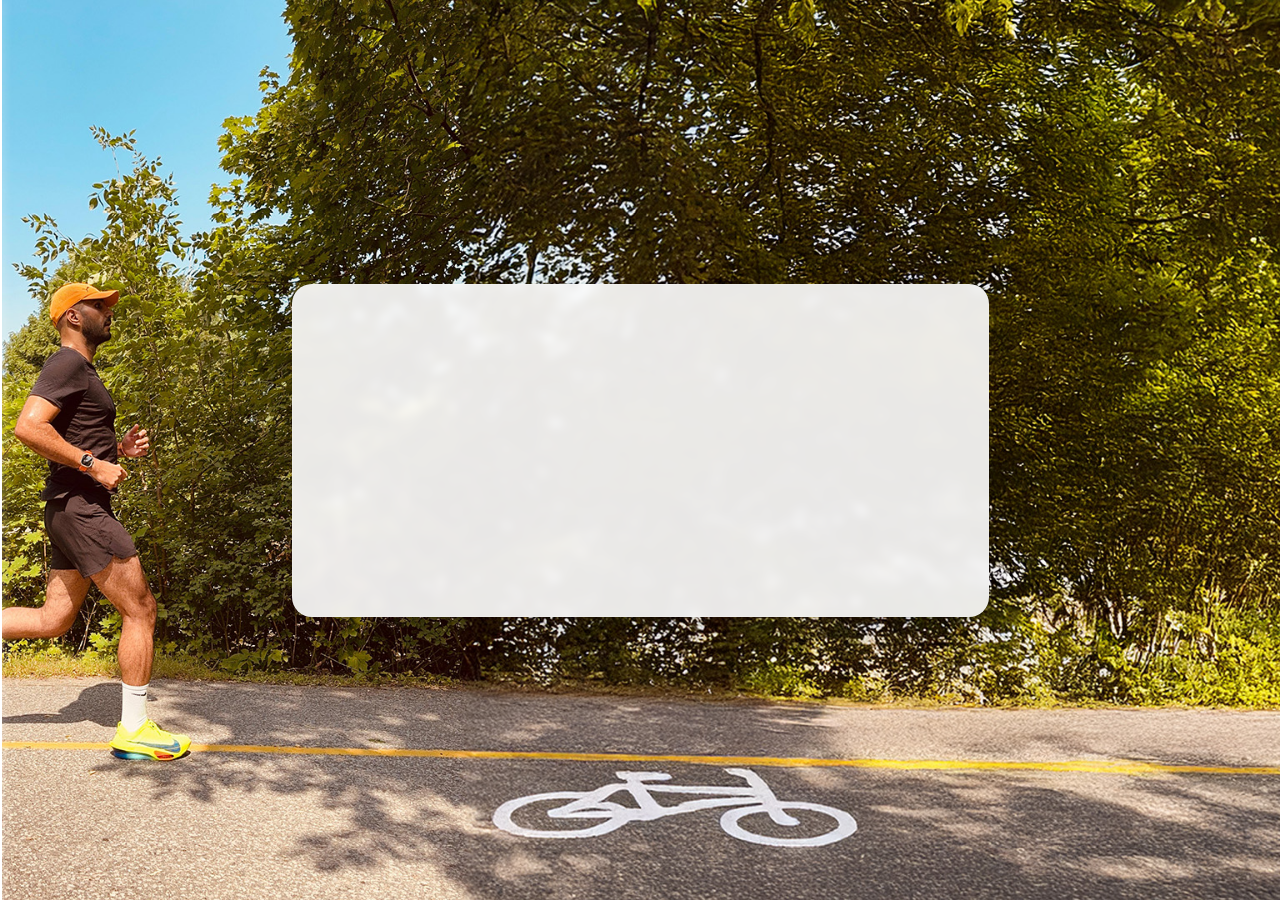
<file: index.html>
<!DOCTYPE html>
<html lang="en">
<head>
    <meta charset="UTF-8">
    <meta name="viewport" content="width=device-width, initial-scale=1.0">
    <title>Farzam Sepanta</title>
    <link href="https://fonts.googleapis.com/css2?family=Bebas+Neue&family=Roboto:wght@300;400;500&display=swap" rel="stylesheet">
    <link rel="stylesheet" href="styles.css">
</head>
<body>
    <div class="background-container">
        <div class="grayscale-reveal"></div>
        <div class="slider-line"></div>
    </div>

    <div class="container">
        <header>
            <h1>Farzam Sepanta</h1>
            <p class="subtitle">CEO at Neutra Solutions Inc.</p>
            <p class="subtitle">PhD in Building Engineering & Net-Zero Transition Expert</p>
        </header>

        <nav>
            <ul>
                <li><a href="about.html">About</a></li>
                <li><a href="https://scholar.google.com/citations?user=2Ut5XB0AAAAJ&hl=en&oi=ao" target="_blank">Research</a></li>
                <li><a href="magazine.html">Magazine</a></li>
                <li><a href="media.html">Media</a></li>
                <li><a href="https://www.youtube.com/@FarzamSepanta" target="_blank">YouTube</a></li>
                <li><a href="https://www.linkedin.com/in/farzam-sepanta-0277a421a/" target="_blank">Connect</a></li>
            </ul>
        </nav>
        
        <div class="motto"></div>
    </div>

    <script>
        const motto = "The race to net zero needs all of us";
        const mottoDiv = document.querySelector('.motto');
        
        motto.split('').forEach((letter, index) => {
            const span = document.createElement('span');
            span.className = 'motto-letter';
            span.textContent = letter === ' ' ? '\u00A0' : letter;
            span.style.animationDelay = `${(index * 0.05) + 0.5}s`;
            mottoDiv.appendChild(span);
        });

        document.querySelector('a[href="about.html"]').addEventListener('click', function(e) {
            e.preventDefault();
            
            // Create a temporary div for transition
            const transition = document.createElement('div');
            transition.className = 'page-transition';
            document.body.appendChild(transition);
            
            // Immediately navigate to about.html with a special parameter
            window.location.href = 'about.html?animate=true';
        });
    </script>
</body>
</html>
</file>
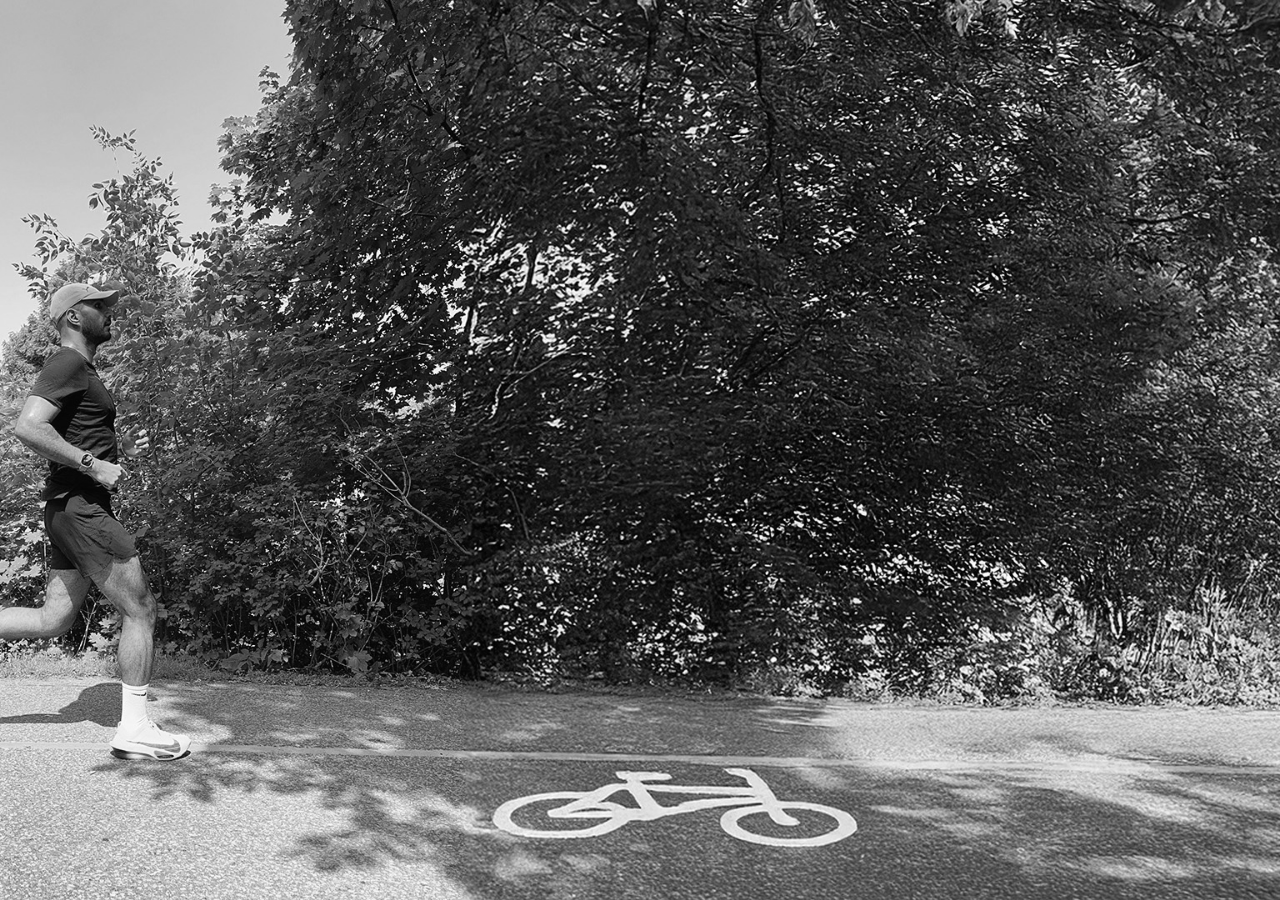
<file: magazine.html>
<!DOCTYPE html>
<html lang="en">
<head>
    <meta charset="UTF-8">
    <meta name="viewport" content="width=device-width, initial-scale=1.0">
    <title>Magazine Articles - Farzam Sepanta</title>
    <link href="https://fonts.googleapis.com/css2?family=Bebas+Neue&family=Roboto:wght@300;400;500&display=swap" rel="stylesheet">
    <link rel="stylesheet" href="styles.css">
    <link rel="stylesheet" href="magazine.css">
</head>
<body>
    <a href="index.html" class="back-button">
        <span>←</span>
        <span>Back</span>
    </a>

    <div class="background-container"></div>

    <div class="magazine-overlay">
        <div class="magazine-content">
            <h1>Magazine Articles</h1>
            <div class="magazine-grid">
                <!-- Your magazine articles will be inserted here -->
            </div>
        </div>
    </div>

    <script>
        function createMagazineCard(article) {
            return `
                <div class="article-card">
                    <div class="article-content">
                        <h3>${article.title}</h3>
                        <p>${article.authors} (${article.year})</p>
                        <span class="journal-name">${article.journal}</span>
                        <a href="${article.url}" target="_blank" class="read-more">Read Article →</a>
                    </div>
                </div>
            `;
        }

        const magazineArticles = [
            {
                title: "Smart Tech Would Make Your Office Greener",
                authors: "F. Sepanta, L. O'Brien",
                journal: "Scientific American",
                year: 2024,
                url: "https://www.scientificamerican.com/article/smart-tech-would-make-your-office-building-greener/"
            },
            {
                title: "How virtual reality technologies are shaping an inclusive future for architecture",
                authors: "F. Sepanta",
                journal: "The Conversation",
                year: 2025,
                url: "https://theconversation.com/how-virtual-reality-technologies-are-shaping-an-inclusive-future-for-architecture-244356"
            },
            {
                title: "Artificial intelligence can support architects but lacks empathy and ethics",
                authors: "F. Sepanta",
                journal: "The Conversation",
                year: 2023,
                url: "https://theconversation.com/artificial-intelligence-can-support-architects-but-lacks-empathy-and-ethics-201069"
            },
            {
                title: "Empty buildings consume more energy than you think",
                authors: "F. Sepanta",
                journal: "The Conversation",
                year: 2022,
                url: "https://theconversation.com/empty-buildings-consume-more-energy-than-you-think-190203"
            },
            {
                title: "No longer freezing: Working from home can make workplaces more comfortable",
                authors: "F. Sepanta, L. Arpan, L. O'Brien, M. Touchie",
                journal: "The Conversation",
                year: 2022,
                url: "https://theconversation.com/no-longer-freezing-working-from-home-can-make-workplaces-more-comfortable-188122"
            },
            {
                title: "Drawn to bustling markets, shops or malls this holiday season? Good vibe could explain it",
                authors: "F. Sepanta",
                journal: "The Conversation",
                year: 2022,
                url: "https://theconversation.com/drawn-to-bustling-markets-shops-or-malls-this-holiday-season-good-vibes-could-explain-it-193188"
            },
            {
                title: "5 senses? In fact, architects say there are 7 ways we perceive our environments",
                authors: "F. Sepanta",
                journal: "The Conversation",
                year: 2022,
                url: "https://theconversation.com/5-senses-in-fact-architects-say-there-are-7-ways-we-perceive-our-environments-193179"
            }
        ].sort((a, b) => b.year - a.year);

        document.addEventListener('DOMContentLoaded', function() {
            const container = document.querySelector('.magazine-grid');
            container.innerHTML = magazineArticles.map(createMagazineCard).join('');
        });
    </script>
</body>
</html>
</file>
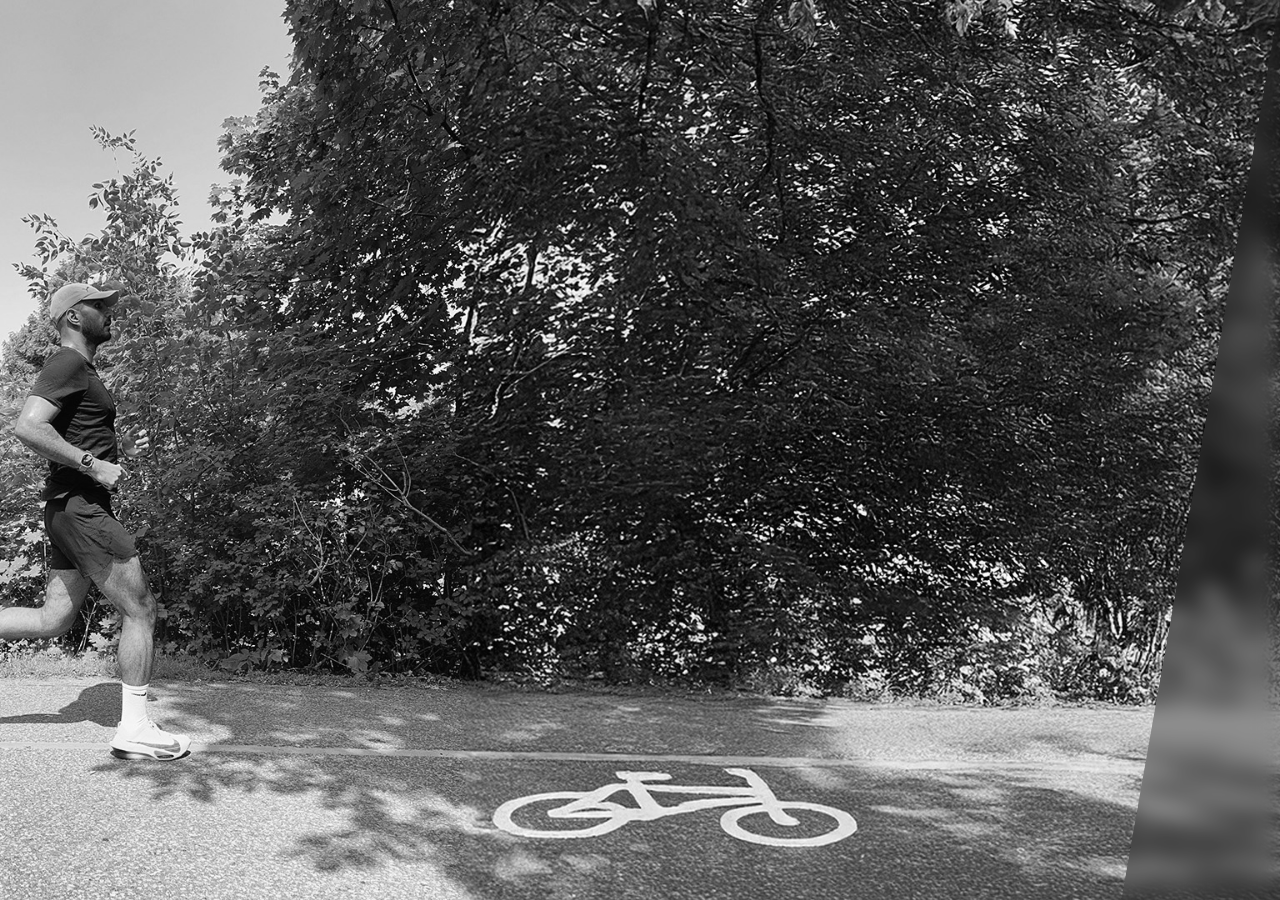
<file: media.html>
<!DOCTYPE html>
<html lang="en">
<head>
    <meta charset="UTF-8">
    <meta name="viewport" content="width=device-width, initial-scale=1.0">
    <title>Media Appearances - Farzam Sepanta</title>
    <link href="https://fonts.googleapis.com/css2?family=Bebas+Neue&family=Roboto:wght@300;400;500&display=swap" rel="stylesheet">
    <link rel="stylesheet" href="styles.css">
    <link rel="stylesheet" href="media.css">
</head>
<body>
    <a href="index.html" class="back-button">
        <span>←</span>
        <span>Back</span>
    </a>

    <div class="background-container"></div>

    <div class="media-overlay">
        <div class="media-content">
            <h1>Media Appearances</h1>
            <div class="media-grid">
                <!-- Your media appearances will be inserted here -->
            </div>
        </div>
    </div>

    <script>
        function createMediaCard(media) {
            return `
                <div class="media-card">
                    <h3>${media.title}</h3>
                    <p>${media.outlet}</p>
                    ${media.url ? `
                        <a href="${media.url}" target="_blank" class="watch-link">Watch/Listen →</a>
                    ` : ''}
                </div>
            `;
        }

        const mediaAppearances = [
            {
                title: "One-on-one TV interview with Omar Dabaghi-Pacheco",
                outlet: "CBC News",
                url: "https://www.cbc.ca/player/play/2305733699613"
            },
            {
                title: "Extended coverage on telework research",
                outlet: "The National (CBC)",
                url: "https://www.cbc.ca/player/play/video/1.7119763"
            },
            {
                title: "One-on-one TV interview with Sonia Sunger",
                outlet: "Global News BC"
            },
            {
                title: "45-minute interview with Rebecca Zandbergen",
                outlet: "Ontario Today",
                url: "https://www.cbc.ca/listen/live-radio/1-45-ontario-today/clip/16044005-is-working-home-still-working-you?share=true"
            },
            {
                title: "Interview with Yonah Budd on the future of telework",
                outlet: "Yonah Budd's Podcast"
            },
            {
                title: "Interview with Kristy Cameron",
                outlet: "Ottawa Now at 580 CFRA with CTV Ottawa"
            },
            {
                title: "Interview with Angela Kokott",
                outlet: "\"Afternoons\" - QR Calgary"
            },
            {
                title: "Interview with Patricia Boal",
                outlet: "Ottawa at Work"
            },
            {
                title: "Five one-on-one radio interviews on telework and workplace comfort",
                outlet: "630 CHED radio (Edmonton), QR Calgary, 770 CHQR radio (Calgary)"
            },
            {
                title: "One-on-one radio interview with Kevin Usselman",
                outlet: "770 CHQR radio",
                description: "On how buildings impact our perception"
            },
            {
                title: "Benefits of hybrid work models",
                outlet: "CTV News",
                url: "https://www.ctvnews.ca/mobile/canada/as-federal-workers-fight-office-mandate-study-finds-remote-work-has-climate-benefits-1.7084285"
            },
            {
                title: "Green transitioning of offices",
                outlet: "Ottawa Business Journal",
                url: "https://obj.ca/half-empty-office-buildings-green-energy-savings-report-finds/?no_cache=1730318279"
            },
            {
                title: "Featured coverage on telework research",
                outlet: "Financial Post",
                url: "https://financialpost.com/fp-work/working-from-home-dark-side-research"
            },
            {
                title: "Featured coverage on telework research",
                outlet: "Ottawa Business Journal",
                url: "https://obj.ca/remote-workers-home-fever-good-lifestyle-research-shows/"
            },
            {
                title: "Impact of TAs in academia",
                outlet: "Carleton University's TA Blog",
                url: "https://carleton.ca/tls/2024/ta-blog-how-being-a-teaching-assistant-transforms-student-success/"
            },
            {
                title: "Is working at home still working for you?",
                outlet: "Interview with Amanda Pfeffer",
                url: "https://www.cbc.ca/listen/live-radio/1-45-ontario-today/clip/16044005-is-working-home-still-working-you"
            },
            {
                title: "Working from home really does cut greenhouse gas emissions",
                outlet: "Energy Talks with Markham Hislop",
                url: "https://podcasts.apple.com/sg/podcast/working-from-home-really-does-cut-greenhouse-gas-emissions/id1534771882?i=1000675449577"
            }
        ];

        document.addEventListener('DOMContentLoaded', function() {
            const container = document.querySelector('.media-grid');
            container.innerHTML = mediaAppearances.map(createMediaCard).join('');
        });
    </script>
</body>
</html>
</file>
<file: styles.css>
:root {
    --primary-color: #2c3e50;
    --secondary-color: #3498db;
    --text-color: #333;
    --background-color: #f5f6fa;
    --card-background: #ffffff;
}

* {
    margin: 0;
    padding: 0;
    box-sizing: border-box;
}

body {
    font-family: 'Roboto', sans-serif;
    min-height: 100vh;
    display: flex;
    align-items: center;
    justify-content: center;
    overflow: hidden;
    position: relative;
    color: #333;
}

.background-container {
    position: fixed;
    top: 0;
    left: 0;
    width: 100%;
    height: 100%;
    z-index: -1;
    background-image: url('images/LandingImage.jpg');
    background-position: center;
    background-size: cover;
}

.grayscale-reveal {
    position: absolute;
    top: 0;
    left: 0;
    width: 100%;
    height: 100%;
    background-image: url('images/LandingImage.jpg');
    background-position: center;
    background-size: cover;
    filter: grayscale(1);
    clip-path: inset(0 100% 0 0);
    animation: revealGray 2s ease-out forwards;
}

.slider-line {
    position: absolute;
    top: 0;
    left: 0;
    width: 2px;
    height: 100%;
    background: white;
    box-shadow: 0 0 10px rgba(255,255,255,0.8);
    z-index: 1;
    animation: slideLine 2s ease-out forwards;
}

.container {
    text-align: center;
    padding: 2rem 2rem 6rem 2rem;
    max-width: 800px;
    background-color: rgba(255, 255, 255, 0.9);
    border-radius: 20px;
    backdrop-filter: blur(5px);
    position: relative;
    box-shadow: 0 8px 32px rgba(0, 0, 0, 0.1);
    border: 1px solid rgba(255, 255, 255, 0.2);
}

h1 {
    font-family: 'Bebas Neue', sans-serif;
    font-size: 3rem;
    margin-bottom: 1rem;
    letter-spacing: 1px;
    opacity: 0;
    animation: fadeInDown 1s ease-out forwards;
}

.subtitle {
    font-size: 1.2rem;
    margin-bottom: 2rem;
    opacity: 0;
    animation: fadeInUp 0.8s ease-out 0.5s forwards;
}

nav ul {
    list-style: none;
    display: flex;
    justify-content: center;
    gap: 3rem;
}

nav a {
    color: #333;
    text-decoration: none;
    font-size: 1.1rem;
    transition: color 0.3s ease;
    opacity: 0;
    animation: fadeInUp 0.8s ease-out forwards;
    font-weight: 500;
}

nav a:nth-child(1) { animation-delay: 1.0s; }
nav a:nth-child(2) { animation-delay: 1.2s; }
nav a:nth-child(3) { animation-delay: 1.4s; }
nav a:nth-child(4) { animation-delay: 1.6s; }
nav a:nth-child(5) { animation-delay: 1.8s; }

nav a:hover {
    color: #ec7a1c;
}

.motto {
    position: absolute;
    bottom: 2rem;
    left: 0;
    width: 100%;
    text-align: center;
    font-family: 'Bebas Neue', sans-serif;
    font-size: 1.8rem;
    color: #ec7a1c;
    z-index: 2;
    opacity: 0;
    animation: fadeInUp 0.8s ease-out forwards;
}

.motto-letter {
    display: inline-block;
    opacity: 0;
    transform: translateY(20px);
    animation: revealLetter 0.1s ease-out forwards;
}

@keyframes revealGray {
    0% {
        clip-path: inset(0 100% 0 0);
    }
    100% {
        clip-path: inset(0 0 0 0);
    }
}

@keyframes slideLine {
    0% {
        left: 0;
    }
    100% {
        left: 100%;
    }
}

@keyframes revealLetter {
    to {
        opacity: 1;
        transform: translateY(0);
    }
}

@media (max-width: 768px) {
    nav ul {
        flex-direction: column;
        gap: 1.5rem;
    }
    
    .motto {
        font-size: 1.5rem;
        bottom: 1rem;
    }
}

/* Sidebar Styles */
.sidebar {
    width: 300px;
    background-color: var(--primary-color);
    color: white;
    padding: 2rem;
    position: fixed;
    height: 100vh;
    overflow-y: auto;
}

.profile {
    text-align: center;
    margin-bottom: 2rem;
}

.profile-img {
    width: 150px;
    height: 150px;
    border-radius: 50%;
    margin-bottom: 1rem;
    border: 3px solid white;
    object-fit: cover;
}

.profile h1 {
    font-size: 1.8rem;
    margin-bottom: 0.5rem;
}

.title {
    color: #ecf0f1;
    font-size: 1.1rem;
}

.contact-info {
    margin-bottom: 2rem;
}

.contact-info h2 {
    margin-bottom: 1rem;
    font-size: 1.4rem;
}

.contact-info ul {
    list-style: none;
}

.contact-info li {
    margin-bottom: 0.8rem;
    display: flex;
    align-items: center;
}

.contact-info li i {
    margin-right: 0.8rem;
    width: 20px;
}

.social-links {
    display: flex;
    justify-content: center;
    gap: 1rem;
}

.social-icon {
    color: white;
    font-size: 1.5rem;
    transition: color 0.3s ease;
}

.social-icon:hover {
    color: var(--secondary-color);
}

/* Main Content Styles */
.main-content {
    flex: 1;
    margin-left: 300px;
    padding: 2rem;
}

.section {
    margin-bottom: 3rem;
}

.section h2 {
    color: var(--primary-color);
    margin-bottom: 1.5rem;
    font-size: 2rem;
    position: relative;
    padding-bottom: 0.5rem;
}

.section h2::after {
    content: '';
    position: absolute;
    bottom: 0;
    left: 0;
    width: 50px;
    height: 3px;
    background-color: var(--secondary-color);
}

/* Papers Section Styles */
.papers-filter {
    display: flex;
    gap: 1.2rem;
    margin-bottom: 2rem;
    justify-content: center;
}

.filter-btn {
    padding: 0.8rem 1.5rem;
    border: none;
    border-radius: 25px;
    background: #2c3e50;
    color: white;
    cursor: pointer;
    transition: all 0.3s ease;
    font-weight: 500;
}

.filter-btn:hover {
    background: #ec7a1c;
    transform: translateY(-2px);
}

.filter-btn.active {
    background: #ec7a1c;
    box-shadow: 0 4px 12px rgba(236, 122, 28, 0.3);
}

.papers-grid {
    display: grid;
    grid-template-columns: repeat(auto-fill, minmax(300px, 1fr));
    gap: 2rem;
}

.paper-card {
    background: white;
    border-radius: 15px;
    overflow: hidden;
    box-shadow: 0 4px 15px rgba(0,0,0,0.1);
    transition: all 0.3s ease;
    display: flex;
    flex-direction: column;
}

.paper-card:hover {
    transform: translateY(-5px);
    box-shadow: 0 8px 25px rgba(236, 122, 28, 0.2);
    border: 1px solid rgba(236, 122, 28, 0.3);
}

.paper-thumbnail {
    position: relative;
    height: 200px;
    overflow: hidden;
    background: var(--background-color);
}

.paper-thumbnail img {
    width: 100%;
    height: 100%;
    object-fit: cover;
    transition: transform 0.3s ease;
}

.paper-overlay {
    position: absolute;
    top: 1rem;
    right: 1rem;
    background: rgba(0,0,0,0.8);
    padding: 0.5rem 1rem;
    border-radius: 15px;
}

.journal-tag {
    color: white;
    font-size: 0.8rem;
}

.paper-info {
    padding: 1.5rem;
    display: flex;
    flex-direction: column;
    height: 100%;
}

.paper-info h4 {
    color: var(--primary-color);
    margin-bottom: 0.8rem;
    font-size: 1.1rem;
    line-height: 1.4;
}

.authors {
    color: #666;
    font-size: 0.9rem;
    margin-bottom: 0.5rem;
}

.journal {
    color: var(--secondary-color);
    font-size: 0.9rem;
    font-weight: 500;
    margin-bottom: 1.5rem;
}

.paper-link {
    margin-top: auto;
    display: inline-block;
    padding: 0.7rem 1.2rem;
    background: #2c3e50;
    color: white;
    text-decoration: none;
    border-radius: 15px;
    transition: all 0.3s ease;
    text-align: center;
}

.paper-link:hover {
    background: #ec7a1c;
    transform: translateY(-2px);
}

/* Media Appearances Styles */
.media-grid {
    display: grid;
    grid-template-columns: repeat(auto-fill, minmax(300px, 1fr));
    gap: 2rem;
}

.media-card {
    background: white;
    border-radius: 15px;
    overflow: hidden;
    box-shadow: 0 4px 15px rgba(0,0,0,0.1);
    transition: all 0.3s ease;
}

.media-card.featured {
    grid-column: span 2;
    display: flex;
}

.media-card:hover {
    transform: translateY(-5px);
    box-shadow: 0 8px 25px rgba(236, 122, 28, 0.2);
    border: 1px solid rgba(236, 122, 28, 0.3);
}

.media-content {
    padding: 1.5rem;
    display: flex;
    flex-direction: column;
}

.media-type {
    display: inline-block;
    padding: 0.3rem 0.8rem;
    background: #ec7a1c;
    color: white;
    border-radius: 15px;
    font-size: 0.8rem;
    margin-bottom: 1rem;
}

.media-card h4 {
    color: var(--primary-color);
    margin-bottom: 0.8rem;
    font-size: 1.2rem;
}

.media-details {
    color: #666;
    margin-bottom: 1rem;
    font-size: 0.9rem;
}

.media-outlet {
    color: var(--secondary-color);
    font-weight: 500;
    margin-bottom: 1rem;
}

.media-link {
    margin-top: auto;
    display: inline-block;
    padding: 0.7rem 1.2rem;
    background: #2c3e50;
    color: white;
    text-decoration: none;
    border-radius: 15px;
    transition: all 0.3s ease;
    text-align: center;
}

.media-link:hover {
    background: #ec7a1c;
    transform: translateY(-2px);
}

/* Responsive Design */
@media (max-width: 768px) {
    .container {
        flex-direction: column;
    }

    .sidebar {
        width: 100%;
        height: auto;
        position: relative;
    }

    .main-content {
        margin-left: 0;
    }

    .papers-grid, .media-grid {
        grid-template-columns: 1fr;
    }

    .papers-filter {
        overflow-x: auto;
        padding-bottom: 0.5rem;
    }

    .media-card.featured {
        grid-column: span 1;
    }
}

.about-overlay {
    position: fixed;
    top: 0;
    right: 0;
    width: 0;
    height: 100vh;
    background: rgba(0, 0, 0, 0.3);
    backdrop-filter: blur(5px);
    border-radius: 50px 0 0 50px;
    animation: expandOverlay 1s ease-out forwards;
    display: flex;
    align-items: center;
    justify-content: center;
    overflow: hidden;
}

.about-content {
    opacity: 0;
    transform: translateX(50px);
    animation: fadeInContent 0.8s ease-out 0.5s forwards;
    padding: 2rem;
    max-width: 800px;
    margin-right: 2rem;
}

.intro-text {
    color: white;
    font-family: 'Roboto', sans-serif;
    font-size: 2rem;
    line-height: 1.5;
    text-shadow: 2px 2px 4px rgba(0, 0, 0, 0.2);
}

@keyframes expandOverlay {
    from {
        width: 0;
    }
    to {
        width: 70%;
    }
}

@keyframes fadeInContent {
    to {
        opacity: 1;
        transform: translateX(0);
    }
}

/* Add to your existing animations */
@keyframes revealGrayReverse {
    0% {
        clip-path: inset(0 0 0 0);
    }
    100% {
        clip-path: inset(0 0 0 100%);
    }
}

@keyframes slideLineReverse {
    0% {
        left: 100%;
    }
    100% {
        left: 0;
    }
}

@keyframes revealColorReverse {
    0% {
        clip-path: inset(0 0 0 0);
    }
    100% {
        clip-path: inset(0 100% 0 0);
    }
}

@keyframes slideLineBackward {
    0% {
        right: 0;
    }
    100% {
        right: 100%;
    }
}

@keyframes fadeInUp {
    0% {
        opacity: 0;
        transform: translateY(20px);
    }
    100% {
        opacity: 1;
        transform: translateY(0);
    }
}

@keyframes fadeInDown {
    0% {
        opacity: 0;
        transform: translateY(-20px);
    }
    100% {
        opacity: 1;
        transform: translateY(0);
    }
}
</file>
<file: magazine.css>
.background-container {
    position: fixed;
    top: 0;
    left: 0;
    width: 100%;
    height: 100%;
    z-index: -1;
    background-image: url('images/LandingImage.jpg');
    background-position: center;
    background-size: cover;
    filter: grayscale(1);
    animation: removeGrayscale 2s ease-out forwards;
}

.back-button {
    position: fixed;
    top: 2rem;
    left: 2rem;
    color: white;
    text-decoration: none;
    font-family: 'Bebas Neue', sans-serif;
    font-size: 1.2rem;
    display: flex;
    align-items: center;
    gap: 0.5rem;
    opacity: 0;
    animation: fadeInContent 0.8s ease-out 1s forwards;
    z-index: 10;
}

.magazine-overlay {
    position: fixed;
    top: 100%;
    left: 0;
    width: 100%;
    height: 100vh;
    background: rgba(0, 0, 0, 0.3);
    backdrop-filter: blur(5px);
    animation: slideUp 2s ease-out forwards;
}

.magazine-content {
    padding: 4rem 2rem;
    max-width: 1200px;
    margin: 0 auto;
    color: white;
    opacity: 0;
    animation: fadeIn 1.5s ease-out 1s forwards;
}

.magazine-grid {
    display: grid;
    grid-template-columns: repeat(auto-fit, minmax(300px, 1fr));
    gap: 2rem;
    margin-top: 2rem;
}

.magazine-item {
    background: rgba(255, 255, 255, 0.1);
    padding: 2rem;
    border-radius: 10px;
    transition: transform 0.3s ease;
}

.magazine-item:hover {
    transform: translateY(-5px);
}

.magazine-date {
    color: #ec7a1c;
    font-family: 'Bebas Neue', sans-serif;
    font-size: 1.2rem;
    margin-bottom: 1rem;
}

.read-more {
    color: #ec7a1c;
    text-decoration: none;
    font-family: 'Bebas Neue', sans-serif;
    margin-top: 1rem;
    display: inline-block;
}

@keyframes slideUp {
    0% {
        top: 100%;
    }
    100% {
        top: 0;
    }
}

@keyframes fadeIn {
    0% {
        opacity: 0;
    }
    100% {
        opacity: 1;
    }
}

@keyframes removeGrayscale {
    0% {
        filter: grayscale(1);
    }
    100% {
        filter: grayscale(0);
    }
}
</file>
<file: media.css>
.background-container {
    position: fixed;
    top: 0;
    left: 0;
    width: 100%;
    height: 100%;
    z-index: -1;
    background-image: url('images/LandingImage.jpg');
    background-position: center;
    background-size: cover;
    filter: grayscale(1);
    animation: removeGrayscale 2s ease-out forwards;
}

.back-button {
    position: fixed;
    top: 2rem;
    left: 2rem;
    color: white;
    text-decoration: none;
    font-family: 'Bebas Neue', sans-serif;
    font-size: 1.2rem;
    display: flex;
    align-items: center;
    gap: 0.5rem;
    opacity: 0;
    animation: fadeInContent 0.8s ease-out 1s forwards;
    z-index: 10;
}

.media-overlay {
    position: fixed;
    top: 0;
    left: 100%;
    width: 100%;
    height: 100vh;
    background: rgba(0, 0, 0, 0.3);
    transform: skewX(-10deg);
    transform-origin: top right;
    animation: slideDiagonal 2s ease-out forwards;
    overflow: hidden;
    backdrop-filter: blur(10px);
    -webkit-backdrop-filter: blur(10px);
}

.media-content {
    transform: skewX(10deg);
    padding: 4rem 2rem;
    max-width: 1200px;
    margin: 0 auto;
    color: white;
    opacity: 0;
    animation: fadeIn 1.5s ease-out 1s forwards;
    height: 100vh;
    overflow-y: auto;
    position: relative;
}

.media-content h1 {
    font-family: 'Bebas Neue', sans-serif;
    font-size: 3rem;
    margin-bottom: 2rem;
    color: white;
    position: fixed;
    top: 2rem;
    left: 2rem;
    z-index: 1;
}

.media-grid {
    display: grid;
    grid-template-columns: repeat(auto-fit, minmax(300px, 1fr));
    gap: 2rem;
    margin-top: 6rem;
    padding-bottom: 4rem;
}

.media-card {
    background: rgba(255, 255, 255, 0.1);
    padding: 2rem;
    border-radius: 10px;
    transition: transform 0.3s ease, background-color 0.3s ease;
    border: 1px solid rgba(255, 255, 255, 0.1);
    display: flex;
    flex-direction: column;
    gap: 1rem;
    opacity: 0;
    animation: fadeInUp 0.8s ease-out forwards;
    backdrop-filter: blur(10px);
    -webkit-backdrop-filter: blur(10px);
}

.media-card:nth-child(1) { animation-delay: 0.2s; }
.media-card:nth-child(2) { animation-delay: 0.4s; }
.media-card:nth-child(3) { animation-delay: 0.6s; }
.media-card:nth-child(4) { animation-delay: 0.8s; }
.media-card:nth-child(5) { animation-delay: 1.0s; }
.media-card:nth-child(6) { animation-delay: 1.2s; }
.media-card:nth-child(7) { animation-delay: 1.4s; }
.media-card:nth-child(8) { animation-delay: 1.6s; }
.media-card:nth-child(9) { animation-delay: 1.8s; }
.media-card:nth-child(10) { animation-delay: 2.0s; }
.media-card:nth-child(11) { animation-delay: 2.2s; }
.media-card:nth-child(12) { animation-delay: 2.4s; }
.media-card:nth-child(13) { animation-delay: 2.6s; }
.media-card:nth-child(14) { animation-delay: 2.8s; }
.media-card:nth-child(15) { animation-delay: 3.0s; }
.media-card:nth-child(16) { animation-delay: 3.2s; }
.media-card:nth-child(17) { animation-delay: 3.4s; }

.media-card:hover {
    transform: translateY(-5px);
    background: rgba(255, 255, 255, 0.15);
    backdrop-filter: blur(15px);
    -webkit-backdrop-filter: blur(15px);
}

.media-card h3 {
    font-family: 'Bebas Neue', sans-serif;
    font-size: 1.5rem;
    color: white;
    line-height: 1.3;
    margin: 0;
    font-weight: 400;
    opacity: 0;
    animation: fadeInText 0.8s ease-out forwards;
}

.media-card p {
    margin: 0;
    font-family: 'Roboto', sans-serif;
    font-size: 1.1rem;
    line-height: 1.5;
    color: white;
    font-weight: 300;
    opacity: 0;
    animation: fadeInText 0.8s ease-out forwards;
}

.media-type {
    display: inline-block;
    background: rgba(236, 122, 28, 0.2);
    color: white;
    padding: 0.3rem 0.8rem;
    border-radius: 20px;
    font-size: 0.9rem;
    margin: 0.5rem 0;
    font-family: 'Roboto', sans-serif;
}

.media-host {
    color: white;
    font-style: italic;
}

.media-description {
    margin: 1rem 0;
    opacity: 0.9;
}

.watch-link {
    display: inline-block;
    color: white;
    text-decoration: none;
    font-family: 'Bebas Neue', sans-serif;
    font-size: 1.2rem;
    margin-top: auto;
    transition: color 0.3s ease;
    font-weight: 400;
    opacity: 0;
    animation: fadeInText 0.8s ease-out forwards;
}

.watch-link:hover {
    color: #ff8f3c;
}

@keyframes slideDiagonal {
    0% {
        left: 100%;
    }
    100% {
        left: 0;
    }
}

@keyframes fadeIn {
    0% {
        opacity: 0;
    }
    100% {
        opacity: 1;
    }
}

@keyframes removeGrayscale {
    0% {
        filter: grayscale(1);
    }
    100% {
        filter: grayscale(0);
    }
}

@keyframes fadeInContent {
    0% {
        opacity: 0;
        transform: translateY(-20px);
    }
    100% {
        opacity: 1;
        transform: translateY(0);
    }
}

@keyframes fadeInUp {
    0% {
        opacity: 0;
        transform: translateY(20px);
    }
    100% {
        opacity: 1;
        transform: translateY(0);
    }
}

@keyframes fadeInText {
    0% {
        opacity: 0;
        transform: translateY(10px);
    }
    100% {
        opacity: 1;
        transform: translateY(0);
    }
}

/* Scrollbar styling */
.media-content::-webkit-scrollbar {
    width: 8px;
}

.media-content::-webkit-scrollbar-track {
    background: rgba(255, 255, 255, 0.1);
}

.media-content::-webkit-scrollbar-thumb {
    background: rgba(236, 122, 28, 0.5);
    border-radius: 4px;
}

.media-content::-webkit-scrollbar-thumb:hover {
    background: rgba(236, 122, 28, 0.7);
}
</file>
